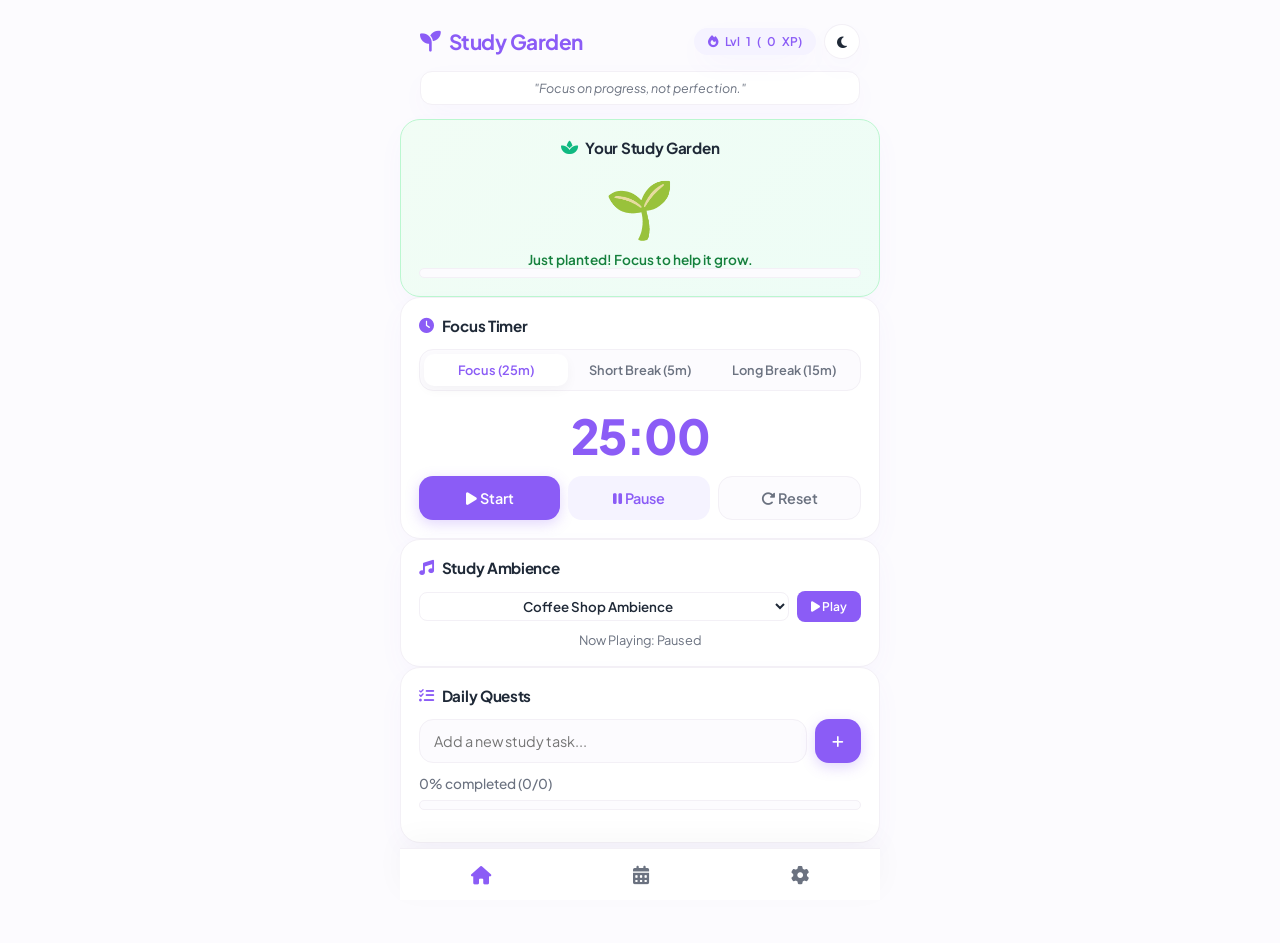
<file: index.html>
<!DOCTYPE html>
<html lang="en" data-theme="light">
<head>
    <meta charset="UTF-8">
    <meta name="viewport" content="width=device-width, initial-scale=1.0">
    <title>Study Garden & Planner</title>
    <!-- Google Fonts -->
    <link href="https://fonts.googleapis.com/css2?family=Plus+Jakarta+Sans:wght@400;500;600;700&display=swap" rel="stylesheet">
    <!-- FontAwesome Icons -->
    <link rel="stylesheet" href="https://cdnjs.cloudflare.com/ajax/libs/font-awesome/6.4.0/css/all.min.css">
    <!-- Stylesheet -->
    <link rel="stylesheet" href="style.css">
</head>
<body>

    <!-- Header / Navbar -->
    <header>
        <div style="display: flex; justify-content: space-between; align-items: center;">
            <div class="logo-container">
                <i class="fa-solid fa-seedling" style="color: var(--primary);"></i> Study Garden
            </div>
            <div style="display: flex; align-items: center; gap: 8px;">
                <div class="streak-badge">
                    <i class="fa-solid fa-fire"></i> Lvl <span id="user-level">1</span> (<span id="user-xp">0</span> XP)
                </div>
                <button id="theme-toggle-btn" class="icon-btn" title="Toggle Theme">
                    <i class="fa-solid fa-moon"></i>
                </button>
            </div>
        </div>
        <div id="quote-banner">"Focus on progress, not perfection."</div>
    </header>

    <!-- Virtual Study Garden Card -->
    <section class="card plant-card">
        <div class="card-header" style="justify-content: center;">
            <i class="fa-solid fa-spa" style="color: #10b981;"></i> Your Study Garden
        </div>
        <div id="plant-stage-emoji">🌱</div>
        <p id="plant-status-text">Just planted! Focus to help it grow.</p>
        <div class="progress-bar-bg">
            <div id="plant-progress-fill" class="progress-bar-fill plant-fill"></div>
        </div>
    </section>

    <!-- Pomodoro Timer Card -->
    <section class="card">
        <div class="card-header">
            <i class="fa-solid fa-clock" style="color: var(--primary);"></i> Focus Timer
        </div>
        <div class="timer-tabs">
            <button class="tab-btn active">Focus (25m)</button>
            <button class="tab-btn">Short Break (5m)</button>
            <button class="tab-btn">Long Break (15m)</button>
        </div>
        <div class="timer-display" id="timer">25:00</div>
        <div class="timer-controls">
            <button class="timer-btn start"><i class="fa-solid fa-play"></i> Start</button>
            <button class="timer-btn pause"><i class="fa-solid fa-pause"></i> Pause</button>
            <button class="timer-btn reset"><i class="fa-solid fa-rotate-right"></i> Reset</button>
        </div>
    </section>

    <!-- Ambient Music Card -->
    <section class="card">
        <div class="card-header">
            <i class="fa-solid fa-music" style="color: var(--primary);"></i> Study Ambience
        </div>
        <div style="display: flex; gap: 8px; align-items: center; margin-bottom: 10px;">
            <select id="music-track-select" class="time-input" style="flex: 1;">
                <option value="https://actions.google.com/sounds/v1/ambiences/coffee_shop.ogg">Coffee Shop Ambience</option>
                <option value="https://actions.google.com/sounds/v1/weather/rain_heavy.ogg">Heavy Rain</option>
                <option value="https://actions.google.com/sounds/v1/ambiences/fireplace.ogg">Cozy Fireplace</option>
                <option value="https://actions.google.com/sounds/v1/ambiences/summer_night.ogg">Summer Night</option>
            </select>
            <button id="music-toggle-btn" class="set-btn" style="padding: 8px 14px;"><i class="fa-solid fa-play"></i> Play</button>
        </div>
        <div style="font-size: 0.8rem; color: var(--text-muted); text-align: center;">
            Now Playing: <span id="now-playing">Paused</span>
        </div>
        <audio id="ambient-audio" src="https://actions.google.com/sounds/v1/ambiences/coffee_shop.ogg" preload="auto" loop></audio>
    </section>

    <!-- Task Manager Card -->
    <section class="card">
        <div class="card-header">
            <i class="fa-solid fa-list-check" style="color: var(--primary);"></i> Daily Quests
        </div>
        <div class="task-input-group" style="margin-bottom: 12px;">
            <input type="text" id="task-input" placeholder="Add a new study task...">
            <button id="add-task-btn" class="add-btn"><i class="fa-solid fa-plus"></i></button>
        </div>
        <div class="progress-stats">0% completed (0/0)</div>
        <div class="progress-bar-bg" style="margin-bottom: 14px;">
            <div class="progress-bar-fill"></div>
        </div>
        <ul id="task-list" style="list-style: none;">
            <!-- Dynamic tasks load here -->
        </ul>
    </section>

    <!-- Bottom Navigation Bar -->
    <nav class="bottom-nav">
        <a href="index.html" class="nav-item active"><i class="fa-solid fa-house"></i></a>
        <a href="planner.html" class="nav-item"><i class="fa-solid fa-calendar-days"></i></a>
        <a href="settings.html" class="nav-item"><i class="fa-solid fa-gear"></i></a>
    </nav>

    <!-- Application Logic -->
    <script src="app.js"></script>
</body>
</html>
</file>
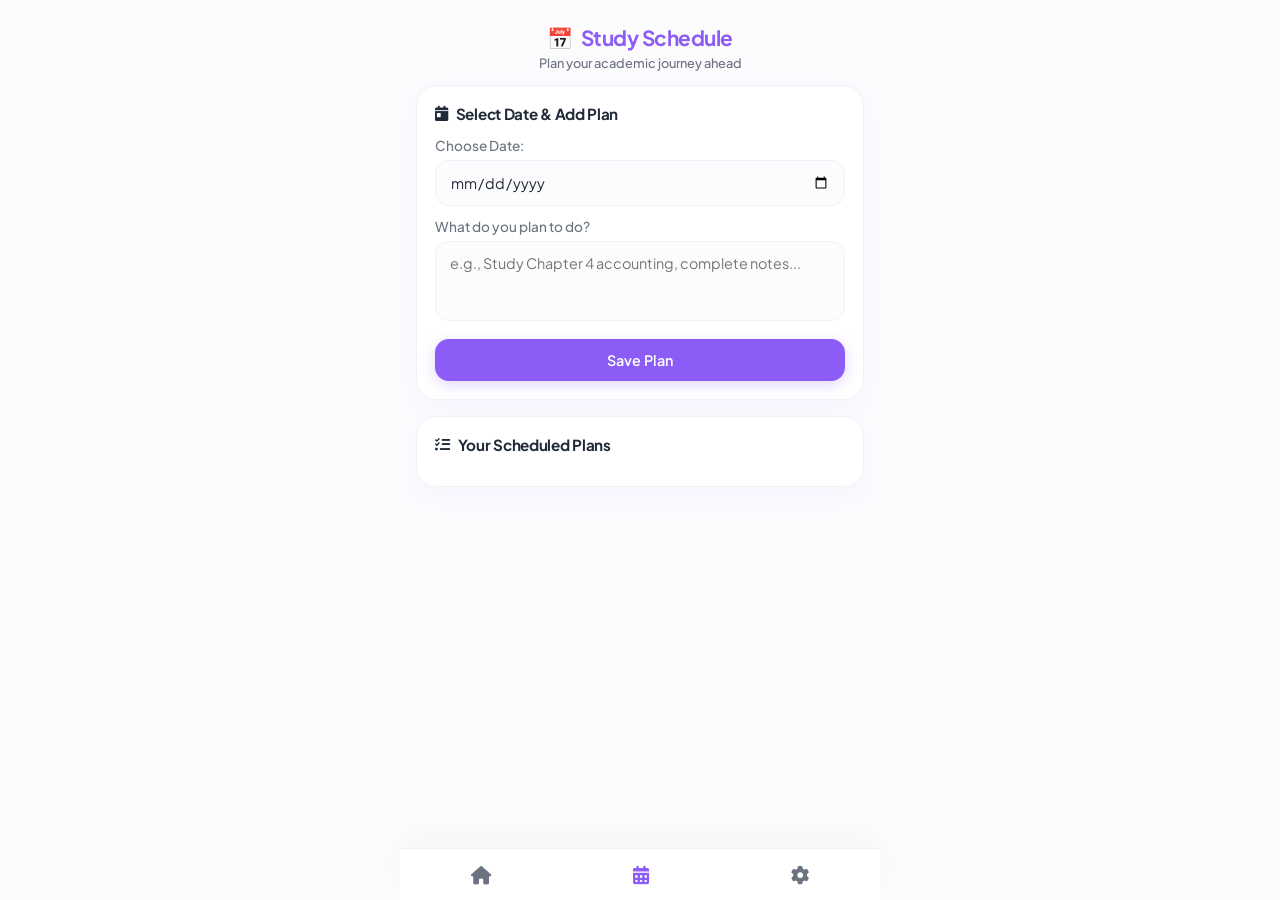
<file: calendar.html>
<!DOCTYPE html>
<html lang="en" data-theme="light">
<head>
    <meta charset="UTF-8">
    <meta name="viewport" content="width=device-width, initial-scale=1.0">
    <title>Calendar — Aesthetic Planner</title>
    <link rel="stylesheet" href="style.css">
    <link rel="stylesheet" href="https://cdnjs.cloudflare.com/ajax/libs/font-awesome/6.4.0/css/all.min.css">
    <link href="https://fonts.googleapis.com/css2?family=Plus+Jakarta+Sans:wght@400;500;600;700&display=swap" rel="stylesheet">
</head>
<body>

    <header>
        <div class="logo-container">
            <span>📅</span> Study Schedule
        </div>
        <div class="subtitle">Plan your academic journey ahead</div>
    </header>

    <main>
        <section class="card">
            <div class="card-header">
                <i class="fa-solid fa-calendar-day"></i> Select Date & Add Plan
            </div>
            
            <div style="margin-bottom: 12px;">
                <label class="input-label">Choose Date:</label>
                <input type="date" id="plan-date-input" class="styled-input">
            </div>

            <div style="margin-bottom: 14px;">
                <label class="input-label">What do you plan to do?</label>
                <textarea id="plan-text-input" placeholder="e.g., Study Chapter 4 accounting, complete notes..." rows="3" class="styled-input" style="resize: none;"></textarea>
            </div>

            <button id="save-plan-btn" class="timer-btn start" style="width: 100%; padding: 12px; font-size: 0.9rem;">Save Plan</button>
        </section>

        <section class="card">
            <div class="card-header">
                <i class="fa-solid fa-list-check"></i> Your Scheduled Plans
            </div>
            <ul id="saved-plans-list" style="list-style: none; margin-top: 8px;"></ul>
        </section>
    </main>

    <nav class="bottom-nav">
        <a href="index.html" class="nav-item"><i class="fa-solid fa-house"></i></a>
        <a href="calendar.html" class="nav-item active"><i class="fa-solid fa-calendar-days"></i></a>
        <a href="settings.html" class="nav-item"><i class="fa-solid fa-gear"></i></a>
    </nav>

    <script src="app.js"></script>
</body>
</html>
</file>
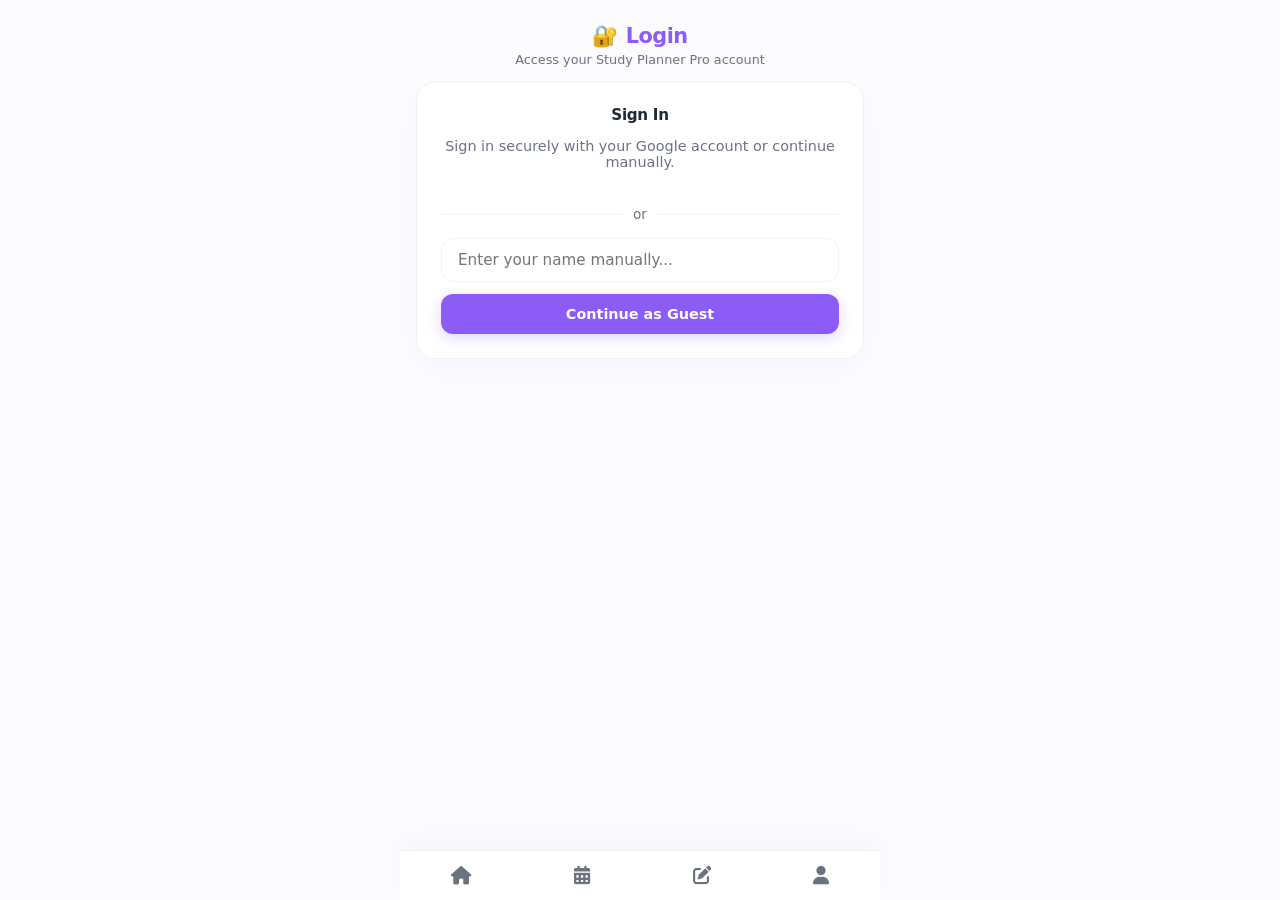
<file: login.html>
<!DOCTYPE html>
<html lang="en">
<head>
    <meta charset="UTF-8">
    <meta name="viewport" content="width=device-width, initial-scale=1.0">
    <title>Login - Study Planner Pro</title>
    <link rel="stylesheet" href="style.css">
    <link rel="stylesheet" href="https://cdnjs.cloudflare.com/ajax/libs/font-awesome/6.4.0/css/all.min.css">
    <link rel="icon" type="image/png" href="icon.png">
    <link rel="apple-touch-icon" href="icon.png">
    <!-- Google Sign-In SDK -->
    <script src="https://accounts.google.com/gsi/client" async defer></script>
</head>
<body>

    <header>
        <div class="logo-container">
            <span>🔐</span> Login
        </div>
        <div class="subtitle">Access your Study Planner Pro account</div>
    </header>

    <main>
        <section class="card" style="text-align: center; padding: 24px;">
            <div class="card-header" style="justify-content: center;">Sign In</div>
            <p style="color: var(--text-muted); font-size: 0.9rem; margin-bottom: 20px;">
                Sign in securely with your Google account or continue manually.
            </p>
            
            <!-- Google Sign-In Button Container -->
            <div id="g_id_onload"
                 data-client_id="YOUR_GOOGLE_CLIENT_ID.apps.googleusercontent.com"
                 data-callback="handleCredentialResponse"
                 data-auto_prompt="false">
            </div>
            <div class="g_id_signin"
                 data-type="standard"
                 data-shape="pill"
                 data-theme="outline"
                 data-text="sign_in_with"
                 data-size="large"
                 data-logo_alignment="center"
                 style="display: flex; justify-content: center; margin-bottom: 16px;">
            </div>

            <div style="display: flex; align-items: center; text-align: center; color: var(--text-muted); font-size: 0.85rem; margin: 16px 0;">
                <div style="flex: 1; border-bottom: 1px solid var(--border-color);"></div>
                <span style="padding: 0 10px;">or</span>
                <div style="flex: 1; border-bottom: 1px solid var(--border-color);"></div>
            </div>

            <form id="login-form" style="display: flex; flex-direction: column; gap: 12px;">
                <input type="text" id="username-input" placeholder="Enter your name manually..." style="padding: 12px 16px; border: 1px solid var(--border-color); border-radius: 12px; outline: none; font-size: 0.95rem; background: var(--bg-color); color: var(--text-main);">
                <button type="submit" class="timer-btn start" style="padding: 12px; border-radius: 12px; font-weight: 600; cursor: pointer; border: none;">Continue as Guest</button>
            </form>
        </section>
    </main>

    <nav class="bottom-nav">
        <a href="index.html" class="nav-item"><i class="fa-solid fa-house"></i></a>
        <a href="calendar.html" class="nav-item"><i class="fa-solid fa-calendar-days"></i></a>
        <a href="planner.html" class="nav-item"><i class="fa-solid fa-pen-to-square"></i></a>
        <a href="profile.html" class="nav-item"><i class="fa-solid fa-user"></i></a>
    </nav>

    <script>
        function handleCredentialResponse(response) {
            // Decodes the Google JWT token safely on the client side
            const base64Url = response.credential.split('.')[1];
            const base64 = base64Url.replace(/-/g, '+').replace(/_/g, '/');
            const jsonPayload = decodeURIComponent(atob(base64).split('').map(function(c) {
                return '%' + ('00' + c.charCodeAt(0).toString(16)).slice(-2);
            }).join(''));
            
            const profile = JSON.parse(jsonPayload);
            localStorage.setItem('studyPlannerUser', profile.name);
            localStorage.setItem('studyPlannerEmail', profile.email);
            window.location.href = 'profile.html';
        }

        document.getElementById('login-form').addEventListener('submit', (e) => {
            e.preventDefault();
            const name = document.getElementById('username-input').value.trim();
            if (name) {
                localStorage.setItem('studyPlannerUser', name);
                localStorage.removeItem('studyPlannerEmail');
                window.location.href = 'profile.html';
            }
        });
    </script>
</body>
</html>
</file>
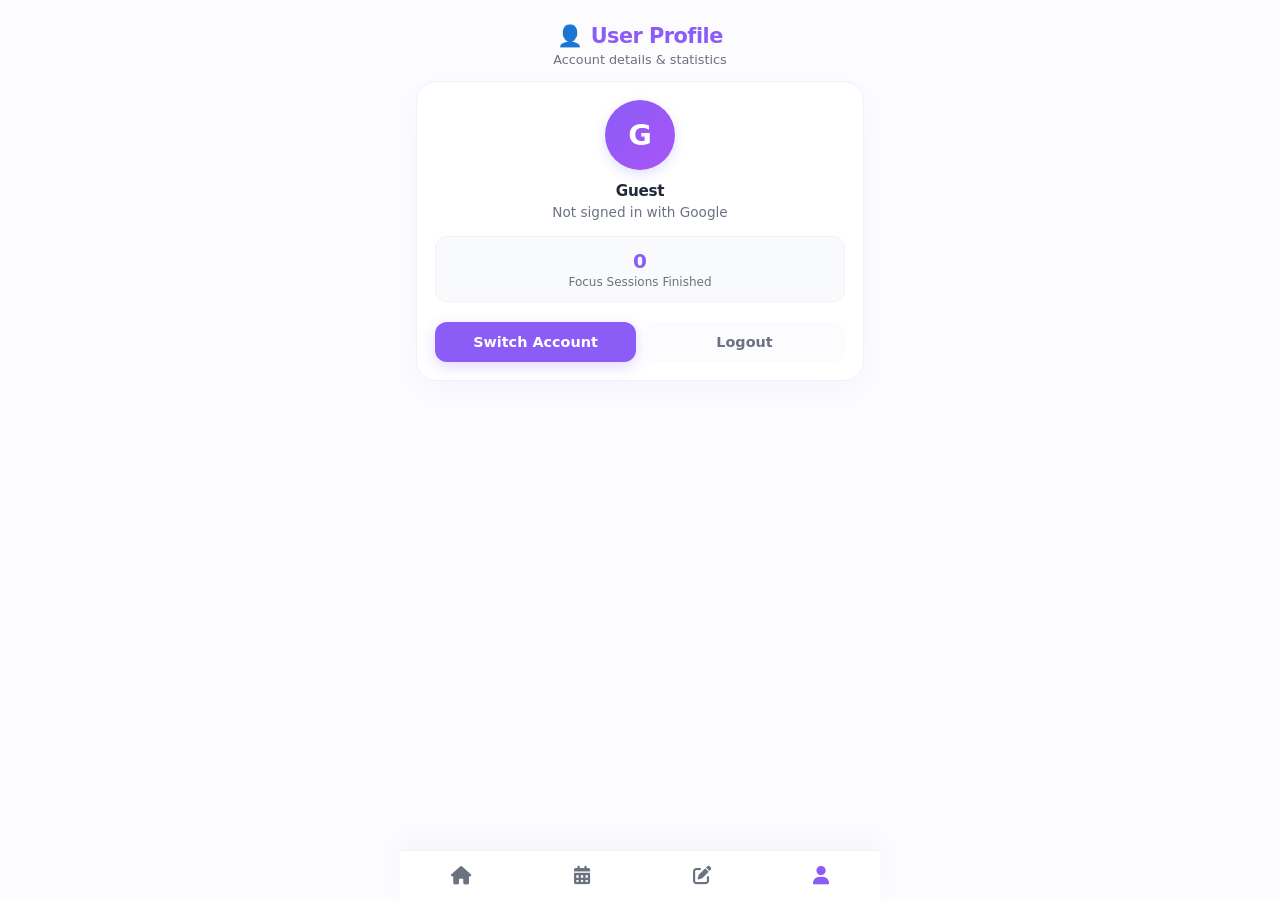
<file: profile.html>
<!DOCTYPE html>
<html lang="en">
<head>
    <meta charset="UTF-8">
    <meta name="viewport" content="width=device-width, initial-scale=1.0">
    <title>Profile - Study Planner Pro</title>
    <link rel="stylesheet" href="style.css">
    <link rel="stylesheet" href="https://cdnjs.cloudflare.com/ajax/libs/font-awesome/6.4.0/css/all.min.css">
    <link rel="icon" type="image/png" href="icon.png">
    <link rel="apple-touch-icon" href="icon.png">
    <style>
        .profile-avatar {
            width: 70px;
            height: 70px;
            background: linear-gradient(135deg, var(--primary), #a855f7);
            color: white;
            font-size: 1.8rem;
            font-weight: bold;
            display: flex;
            align-items: center;
            justify-content: center;
            border-radius: 50%;
            margin: 0 auto 12px auto;
            box-shadow: 0 4px 12px rgba(99, 102, 241, 0.2);
        }
        .stat-box {
            background: #f8fafc;
            border: 1px solid var(--border-color);
            border-radius: 12px;
            padding: 12px;
            text-align: center;
            flex: 1;
        }
        .stat-value {
            font-size: 1.25rem;
            font-weight: 700;
            color: var(--primary);
        }
        .stat-label {
            font-size: 0.75rem;
            color: var(--text-muted);
            margin-top: 2px;
        }
    </style>
</head>
<body>

    <header>
        <div class="logo-container">
            <span>👤</span> User Profile
        </div>
        <div class="subtitle">Account details & statistics</div>
    </header>

    <main>
        <section class="card" style="text-align: center;">
            <div class="profile-avatar" id="avatar-initial">G</div>
            <div class="card-header" style="justify-content: center; margin-bottom: 4px;" id="profile-name">Guest</div>
            <p style="color: var(--text-muted); font-size: 0.85rem; margin-bottom: 16px;" id="profile-email">Not signed in with Google</p>
            
            <!-- Statistics Row -->
            <div style="display: flex; gap: 10px; margin-bottom: 20px;">
                <div class="stat-box">
                    <div class="stat-value" id="pomodoro-stat">0</div>
                    <div class="stat-label">Focus Sessions Finished</div>
                </div>
            </div>

            <div style="display: flex; gap: 8px;">
                <a href="login.html" class="timer-btn start" style="text-align: center; text-decoration: none; padding: 12px; display: block; flex: 1; border-radius: 12px;">Switch Account</a>
                <button id="logout-btn" class="timer-btn reset" style="flex: 1; cursor: pointer; border-radius: 12px; border: none;">Logout</button>
            </div>
        </section>
    </main>

    <nav class="bottom-nav">
        <a href="index.html" class="nav-item"><i class="fa-solid fa-house"></i></a>
        <a href="calendar.html" class="nav-item"><i class="fa-solid fa-calendar-days"></i></a>
        <a href="planner.html" class="nav-item"><i class="fa-solid fa-pen-to-square"></i></a>
        <a href="profile.html" class="nav-item active"><i class="fa-solid fa-user"></i></a>
    </nav>

    <script>
        const savedUser = localStorage.getItem('studyPlannerUser');
        const savedEmail = localStorage.getItem('studyPlannerEmail');
        const pomodoroCount = localStorage.getItem('pomodoroCount') || 0;

        if (savedUser) {
            document.getElementById('profile-name').textContent = savedUser;
            document.getElementById('avatar-initial').textContent = savedUser.charAt(0).toUpperCase();
        }

        if (savedEmail) {
            document.getElementById('profile-email').textContent = savedEmail;
        }

        document.getElementById('pomodoro-stat').textContent = pomodoroCount;

        document.getElementById('logout-btn').addEventListener('click', () => {
            localStorage.removeItem('studyPlannerUser');
            localStorage.removeItem('studyPlannerEmail');
            window.location.href = 'login.html';
        });
    </script>
</body>
</html>
</file>
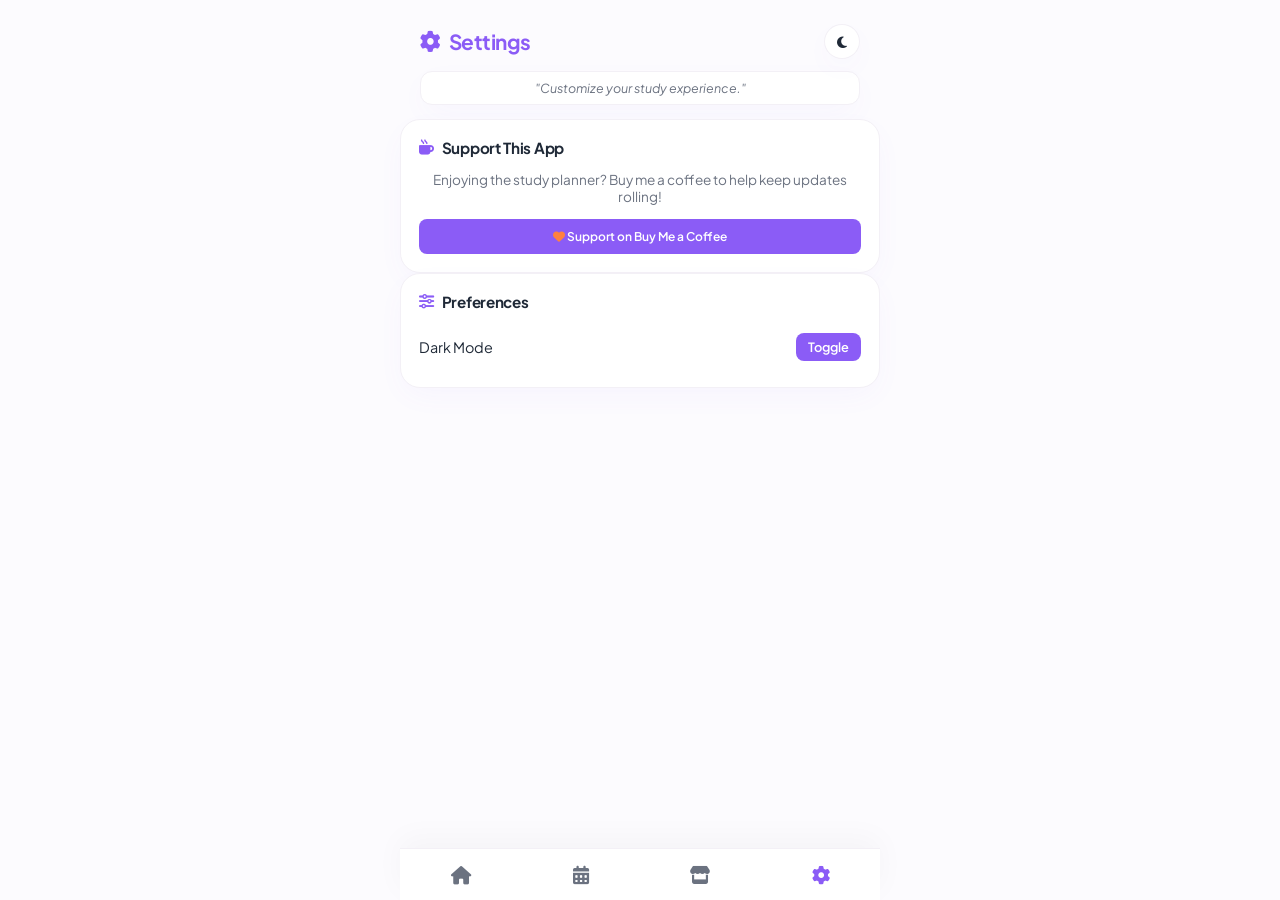
<file: settings.html>
<!DOCTYPE html>
<html lang="en" data-theme="light">
<head>
    <meta charset="UTF-8">
    <meta name="viewport" content="width=device-width, initial-scale=1.0">
    <title>Settings - Study Garden</title>
    <!-- Google Fonts -->
    <link href="https://fonts.googleapis.com/css2?family=Plus+Jakarta+Sans:wght@400;500;600;700&display=swap" rel="stylesheet">
    <!-- FontAwesome Icons -->
    <link rel="stylesheet" href="https://cdnjs.cloudflare.com/ajax/libs/font-awesome/6.4.0/css/all.min.css">
    <!-- Stylesheet -->
    <link rel="stylesheet" href="style.css">
</head>
<body>

    <!-- Header / Navbar -->
    <header>
        <div style="display: flex; justify-content: space-between; align-items: center;">
            <div class="logo-container">
                <i class="fa-solid fa-gear" style="color: var(--primary);"></i> Settings
            </div>
            <button id="theme-toggle-btn" class="icon-btn" title="Toggle Theme">
                <i class="fa-solid fa-moon"></i>
            </button>
        </div>
        <div id="quote-banner">"Customize your study experience."</div>
    </header>

    <!-- Support Card -->
    <section class="card">
        <div class="card-header">
            <i class="fa-solid fa-mug-hot" style="color: var(--primary);"></i> Support This App
        </div>
        <p style="font-size: 0.85rem; color: var(--text-muted); margin-bottom: 14px; text-align: center;">
            Enjoying the study planner? Buy me a coffee to help keep updates rolling!
        </p>
        <a href="YOUR_BUY_ME_A_COFFEE_LINK_HERE" target="_blank" class="set-btn" style="display: block; text-align: center; text-decoration: none; padding: 10px; font-weight: 600;">
            <i class="fa-solid fa-heart" style="color: #ff813f;"></i> Support on Buy Me a Coffee
        </a>
    </section>

    <!-- App Preferences Card -->
    <section class="card">
        <div class="card-header">
            <i class="fa-solid fa-sliders" style="color: var(--primary);"></i> Preferences
        </div>
        <div style="display: flex; justify-content: space-between; align-items: center; padding: 8px 0;">
            <span style="font-size: 0.9rem; color: var(--text-main);">Dark Mode</span>
            <button id="settings-theme-btn" class="set-btn" style="padding: 6px 12px; font-size: 0.8rem;">Toggle</button>
        </div>
    </section>

    <!-- Bottom Navigation Bar -->
    <nav class="bottom-nav">
        <a href="index.html" class="nav-item"><i class="fa-solid fa-house"></i></a>
        <a href="planner.html" class="nav-item"><i class="fa-solid fa-calendar-days"></i></a>
        <a href="shop.html" class="nav-item"><i class="fa-solid fa-store"></i></a>
        <a href="settings.html" class="nav-item active"><i class="fa-solid fa-gear"></i></a>
    </nav>

    <!-- Theme Handling Script -->
    <script>
        const themeToggleBtn = document.getElementById('theme-toggle-btn');
        const settingsThemeBtn = document.getElementById('settings-theme-btn');
        const htmlElement = document.documentElement;

        function toggleAppTheme() {
            const currentTheme = htmlElement.getAttribute('data-theme');
            const newTheme = currentTheme === 'dark' ? 'light' : 'dark';
            htmlElement.setAttribute('data-theme', newTheme);
            if (themeToggleBtn) {
                themeToggleBtn.innerHTML = newTheme === 'dark' ? '<i class="fa-solid fa-sun"></i>' : '<i class="fa-solid fa-moon"></i>';
            }
        }

        if (themeToggleBtn) themeToggleBtn.addEventListener('click', toggleAppTheme);
        if (settingsThemeBtn) settingsThemeBtn.addEventListener('click', toggleAppTheme);
    </script>
</body>
</html>
</file>
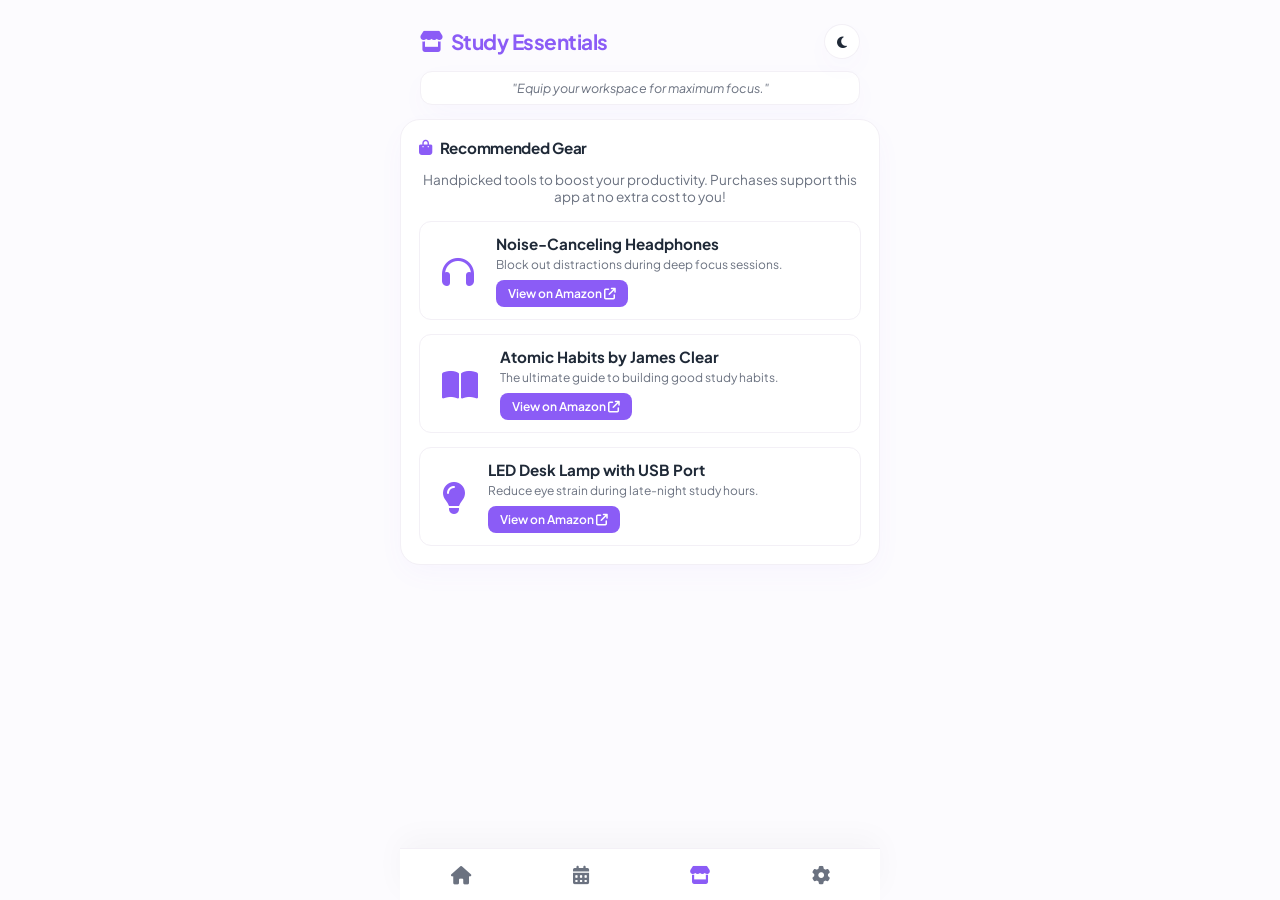
<file: shop.html>
<!DOCTYPE html>
<html lang="en" data-theme="light">
<head>
    <meta charset="UTF-8">
    <meta name="viewport" content="width=device-width, initial-scale=1.0">
    <title>Study Essentials & Gear</title>
    <!-- Google Fonts -->
    <link href="https://fonts.googleapis.com/css2?family=Plus+Jakarta+Sans:wght@400;500;600;700&display=swap" rel="stylesheet">
    <!-- FontAwesome Icons -->
    <link rel="stylesheet" href="https://cdnjs.cloudflare.com/ajax/libs/font-awesome/6.4.0/css/all.min.css">
    <!-- Stylesheet -->
    <link rel="stylesheet" href="style.css">
</head>
<body>

    <!-- Header / Navbar -->
    <header>
        <div style="display: flex; justify-content: space-between; align-items: center;">
            <div class="logo-container">
                <i class="fa-solid fa-store" style="color: var(--primary);"></i> Study Essentials
            </div>
            <button id="theme-toggle-btn" class="icon-btn" title="Toggle Theme">
                <i class="fa-solid fa-moon"></i>
            </button>
        </div>
        <div id="quote-banner">"Equip your workspace for maximum focus."</div>
    </header>

    <!-- Affiliate Products Grid Section -->
    <section class="card">
        <div class="card-header">
            <i class="fa-solid fa-bag-shopping" style="color: var(--primary);"></i> Recommended Gear
        </div>
        <p style="font-size: 0.85rem; color: var(--text-muted); margin-bottom: 16px; text-align: center;">
            Handpicked tools to boost your productivity. Purchases support this app at no extra cost to you!
        </p>

        <div style="display: flex; flex-direction: column; gap: 14px;">
            <!-- Product Item 1 -->
            <div style="display: flex; gap: 12px; align-items: center; padding: 12px; background: var(--bg-secondary); border-radius: 12px; border: 1px solid var(--border-color);">
                <div style="font-size: 2rem; background: var(--card-bg); padding: 10px; border-radius: 8px;"><i class="fa-solid fa-headphones" style="color: var(--primary);"></i></div>
                <div style="flex: 1;">
                    <h4 style="font-size: 0.95rem; color: var(--text-main); margin-bottom: 4px;">Noise-Canceling Headphones</h4>
                    <p style="font-size: 0.75rem; color: var(--text-muted); margin-bottom: 8px;">Block out distractions during deep focus sessions.</p>
                    <a href="YOUR_AMAZON_AFFILIATE_LINK_HERE" target="_blank" class="set-btn" style="text-decoration: none; display: inline-block; padding: 6px 12px; font-size: 0.75rem;">View on Amazon <i class="fa-solid fa-arrow-up-right-from-square"></i></a>
                </div>
            </div>

            <!-- Product Item 2 -->
            <div style="display: flex; gap: 12px; align-items: center; padding: 12px; background: var(--bg-secondary); border-radius: 12px; border: 1px solid var(--border-color);">
                <div style="font-size: 2rem; background: var(--card-bg); padding: 10px; border-radius: 8px;"><i class="fa-solid fa-book-open" style="color: var(--primary);"></i></div>
                <div style="flex: 1;">
                    <h4 style="font-size: 0.95rem; color: var(--text-main); margin-bottom: 4px;">Atomic Habits by James Clear</h4>
                    <p style="font-size: 0.75rem; color: var(--text-muted); margin-bottom: 8px;">The ultimate guide to building good study habits.</p>
                    <a href="YOUR_AMAZON_AFFILIATE_LINK_HERE" target="_blank" class="set-btn" style="text-decoration: none; display: inline-block; padding: 6px 12px; font-size: 0.75rem;">View on Amazon <i class="fa-solid fa-arrow-up-right-from-square"></i></a>
                </div>
            </div>

            <!-- Product Item 3 -->
            <div style="display: flex; gap: 12px; align-items: center; padding: 12px; background: var(--bg-secondary); border-radius: 12px; border: 1px solid var(--border-color);">
                <div style="font-size: 2rem; background: var(--card-bg); padding: 10px; border-radius: 8px;"><i class="fa-solid fa-lightbulb" style="color: var(--primary);"></i></div>
                <div style="flex: 1;">
                    <h4 style="font-size: 0.95rem; color: var(--text-main); margin-bottom: 4px;">LED Desk Lamp with USB Port</h4>
                    <p style="font-size: 0.75rem; color: var(--text-muted); margin-bottom: 8px;">Reduce eye strain during late-night study hours.</p>
                    <a href="YOUR_AMAZON_AFFILIATE_LINK_HERE" target="_blank" class="set-btn" style="text-decoration: none; display: inline-block; padding: 6px 12px; font-size: 0.75rem;">View on Amazon <i class="fa-solid fa-arrow-up-right-from-square"></i></a>
                </div>
            </div>
        </div>
    </section>

    <!-- Bottom Navigation Bar -->
    <nav class="bottom-nav">
        <a href="index.html" class="nav-item"><i class="fa-solid fa-house"></i></a>
        <a href="planner.html" class="nav-item"><i class="fa-solid fa-calendar-days"></i></a>
        <a href="shop.html" class="nav-item active"><i class="fa-solid fa-store"></i></a>
        <a href="settings.html" class="nav-item"><i class="fa-solid fa-gear"></i></a>
    </nav>

    <!-- Theme Handling Script -->
    <script>
        const themeToggleBtn = document.getElementById('theme-toggle-btn');
        const htmlElement = document.documentElement;
        if (themeToggleBtn) {
            themeToggleBtn.addEventListener('click', () => {
                const currentTheme = htmlElement.getAttribute('data-theme');
                const newTheme = currentTheme === 'dark' ? 'light' : 'dark';
                htmlElement.setAttribute('data-theme', newTheme);
                themeToggleBtn.innerHTML = newTheme === 'dark' ? '<i class="fa-solid fa-sun"></i>' : '<i class="fa-solid fa-moon"></i>';
            });
        }
    </script>
</body>
</html>
</file>
<file: style.css>
:root {
    --primary: #8b5cf6;
    --primary-hover: #7c3aed;
    --primary-light: #f5f3ff;
    --bg-main: #fcfbfe;
    --card-bg: #ffffff;
    --text-main: #1f2937;
    --text-muted: #6b7280;
    --border-color: #f3f0f6;
    --shadow-sm: 0 10px 30px -5px rgba(139, 92, 246, 0.05);
    --plant-card-bg: linear-gradient(135deg, rgba(240,253,244,0.9) 0%, rgba(236,253,245,0.9) 100%);
    --plant-border: #bbf7d0;
    --plant-header: #166534;
    --plant-text: #15803d;
    --plant-fill: #22c55e;
    --plant-bg-bar: #dcfce7;
}

[data-theme="dark"] {
    --primary: #a78bfa;
    --primary-hover: #8b5cf6;
    --primary-light: #2e2340;
    --bg-main: #0a090f;
    --card-bg: #14121f;
    --text-main: #f3f4f6;
    --text-muted: #9ca3af;
    --border-color: #231f33;
    --shadow-sm: 0 10px 30px -5px rgba(0, 0, 0, 0.3);
    --plant-card-bg: linear-gradient(135deg, rgba(20, 35, 25, 0.8) 0%, rgba(15, 28, 20, 0.8) 100%);
    --plant-border: #166534;
    --plant-header: #4ade80;
    --plant-text: #86efac;
    --plant-fill: #4ade80;
    --plant-bg-bar: #1e2922;
}

* {
    box-sizing: border-box;
    margin: 0;
    padding: 0;
    font-family: 'Plus Jakarta Sans', system-ui, -apple-system, sans-serif;
    -webkit-tap-highlight-color: transparent;
}

body {
    background-color: var(--bg-main);
    color: var(--text-main);
    padding-bottom: 100px;
    max-width: 480px;
    margin: 0 auto;
    transition: background-color 0.4s ease, color 0.4s ease;
}

header {
    padding: 24px 20px 14px 20px;
    text-align: center;
}

.logo-container {
    font-size: 1.3rem;
    font-weight: 700;
    color: var(--primary);
    display: flex;
    align-items: center;
    justify-content: center;
    gap: 8px;
    letter-spacing: -0.5px;
}

.subtitle {
    font-size: 0.8rem; 
    color: var(--text-muted); 
    margin-top: 4px;
    font-weight: 500;
}

.icon-btn {
    background: var(--card-bg);
    border: 1px solid var(--border-color);
    padding: 8px 12px;
    border-radius: 50%;
    cursor: pointer;
    color: var(--text-main);
    box-shadow: var(--shadow-sm);
    transition: transform 0.2s;
}
.icon-btn:active { transform: scale(0.92); }

.streak-badge {
    display: inline-flex;
    align-items: center;
    gap: 6px;
    background: var(--primary-light);
    color: var(--primary);
    font-size: 0.75rem;
    font-weight: 600;
    padding: 6px 14px;
    border-radius: 20px;
    box-shadow: var(--shadow-sm);
}

.streak-badge.secondary {
    background: var(--card-bg);
    border: 1px solid var(--border-color);
}

#quote-banner {
    margin-top: 12px;
    font-size: 0.78rem;
    color: var(--text-muted);
    font-style: italic;
    background: var(--card-bg);
    padding: 8px 14px;
    border-radius: 12px;
    border: 1px solid var(--border-color);
    box-shadow: var(--shadow-sm);
}

main {
    padding: 0 16px;
    display: flex;
    flex-direction: column;
    gap: 16px;
}

.card {
    background: var(--card-bg);
    border: 1px solid var(--border-color);
    border-radius: 20px;
    padding: 18px;
    box-shadow: var(--shadow-sm);
    transition: transform 0.2s ease;
}

.plant-card {
    background: var(--plant-card-bg);
    border-color: var(--plant-border);
    text-align: center;
}

#plant-stage-emoji {
    font-size: 3.5rem;
    margin: 8px 0;
    animation: floatPlant 3s infinite ease-in-out;
}

#plant-status-text {
    font-size: 0.85rem;
    font-weight: 600;
    color: var(--plant-text);
}

.plant-bg { background: var(--plant-bg-bar) !important; }
.plant-fill { background: var(--plant-fill) !important; }

.card-header {
    display: flex;
    align-items: center;
    gap: 8px;
    font-size: 0.95rem;
    font-weight: 700;
    color: var(--text-main);
    margin-bottom: 14px;
    letter-spacing: -0.3px;
}

.timer-tabs {
    display: flex;
    background: var(--bg-main);
    border: 1px solid var(--border-color);
    border-radius: 14px;
    padding: 4px;
    margin-bottom: 14px;
}

.tab-btn {
    flex: 1;
    background: transparent;
    border: none;
    padding: 8px;
    font-size: 0.8rem;
    font-weight: 600;
    color: var(--text-muted);
    border-radius: 10px;
    cursor: pointer;
    transition: all 0.2s ease;
}

.tab-btn.active {
    background: var(--card-bg);
    color: var(--primary);
    box-shadow: 0 4px 12px rgba(0,0,0,0.04);
}

.timer-settings-row {
    display: flex;
    gap: 8px;
    margin-bottom: 14px;
    justify-content: center;
    align-items: center;
    font-size: 0.8rem;
    color: var(--text-muted);
    font-weight: 500;
}

.time-input {
    width: 45px;
    padding: 4px;
    border: 1px solid var(--border-color);
    border-radius: 8px;
    text-align: center;
    background: var(--card-bg);
    color: var(--text-main);
    outline: none;
    font-weight: 600;
}

.set-btn {
    background: var(--primary);
    color: white;
    border: none;
    padding: 5px 12px;
    border-radius: 8px;
    cursor: pointer;
    font-size: 0.75rem;
    font-weight: 600;
}

.timer-display {
    font-size: 3rem;
    font-weight: 800;
    text-align: center;
    color: var(--primary);
    margin: 10px 0;
    letter-spacing: -1.5px;
}

.timer-controls {
    display: flex;
    gap: 8px;
}

.timer-btn {
    flex: 1;
    padding: 12px;
    border-radius: 14px;
    font-size: 0.9rem;
    font-weight: 600;
    cursor: pointer;
    border: none;
    transition: transform 0.15s ease, opacity 0.2s;
}
.timer-btn:active { transform: scale(0.97); }

.timer-btn.start {
    background: var(--primary);
    color: white;
    box-shadow: 0 4px 14px rgba(139, 92, 246, 0.25);
}

.timer-btn.pause {
    background: var(--primary-light);
    color: var(--primary);
}

.timer-btn.reset {
    background: var(--bg-main);
    color: var(--text-muted);
    border: 1px solid var(--border-color);
}

.task-input-group {
    display: flex;
    gap: 8px;
}

.task-input-group input, .styled-input {
    flex: 1;
    width: 100%;
    padding: 12px 14px;
    border: 1px solid var(--border-color);
    border-radius: 14px;
    font-size: 0.9rem;
    outline: none;
    background: var(--bg-main);
    color: var(--text-main);
    transition: border-color 0.2s;
}
.task-input-group input:focus, .styled-input:focus {
    border-color: var(--primary);
}

.add-btn {
    background: var(--primary);
    color: white;
    border: none;
    width: 46px;
    border-radius: 14px;
    font-weight: 600;
    cursor: pointer;
    box-shadow: 0 4px 14px rgba(139, 92, 246, 0.25);
}

.progress-stats {
    font-size: 0.85rem;
    color: var(--text-muted);
    margin-bottom: 8px;
    font-weight: 500;
}

.progress-bar-bg {
    background: var(--bg-main);
    height: 10px;
    border-radius: 6px;
    overflow: hidden;
    border: 1px solid var(--border-color);
}

.progress-bar-fill {
    background: var(--primary);
    height: 100%;
    width: 0%;
    transition: width 0.4s cubic-bezier(0.4, 0, 0.2, 1);
    border-radius: 6px;
}

.input-label {
    font-size: 0.85rem; 
    color: var(--text-muted); 
    display: block; 
    margin-bottom: 6px;
    font-weight: 500;
}

.settings-row {
    display: flex;
    align-items: center;
    justify-content: space-between;
    padding: 10px 0;
    border-bottom: 1px solid var(--border-color);
}

.styled-checkbox {
    width: 20px;
    height: 20px;
    accent-color: var(--primary);
    cursor: pointer;
}

.danger-btn-outline {
    width: 100%;
    padding: 12px;
    background: transparent;
    color: #ef4444;
    border: 1px solid #fca5a5;
    border-radius: 14px;
    font-weight: 600;
    cursor: pointer;
    font-size: 0.85rem;
    transition: background 0.2s;
}
.danger-btn-outline:hover { background: rgba(239, 68, 68, 0.05); }

.danger-btn-solid {
    background: #ef4444;
    color: white;
    border: none;
    border-radius: 14px;
    font-weight: 600;
    cursor: pointer;
    box-shadow: 0 4px 12px rgba(239, 68, 68, 0.2);
}

.bottom-nav {
    position: fixed;
    bottom: 0;
    left: 0;
    right: 0;
    max-width: 480px;
    margin: 0 auto;
    background: var(--card-bg);
    border-top: 1px solid var(--border-color);
    display: flex;
    justify-content: space-around;
    padding: 14px 0;
    z-index: 1000;
    box-shadow: 0 -10px 30px rgba(0,0,0,0.03);
}

.nav-item {
    color: var(--text-muted);
    font-size: 1.15rem;
    text-decoration: none;
    transition: color 0.2s, transform 0.2s;
}
.nav-item:active { transform: scale(0.9); }

.nav-item.active {
    color: var(--primary);
}

@keyframes floatPlant {
    0%, 100% { transform: translateY(0); }
    50% { transform: translateY(-8px); }
}
</file>
